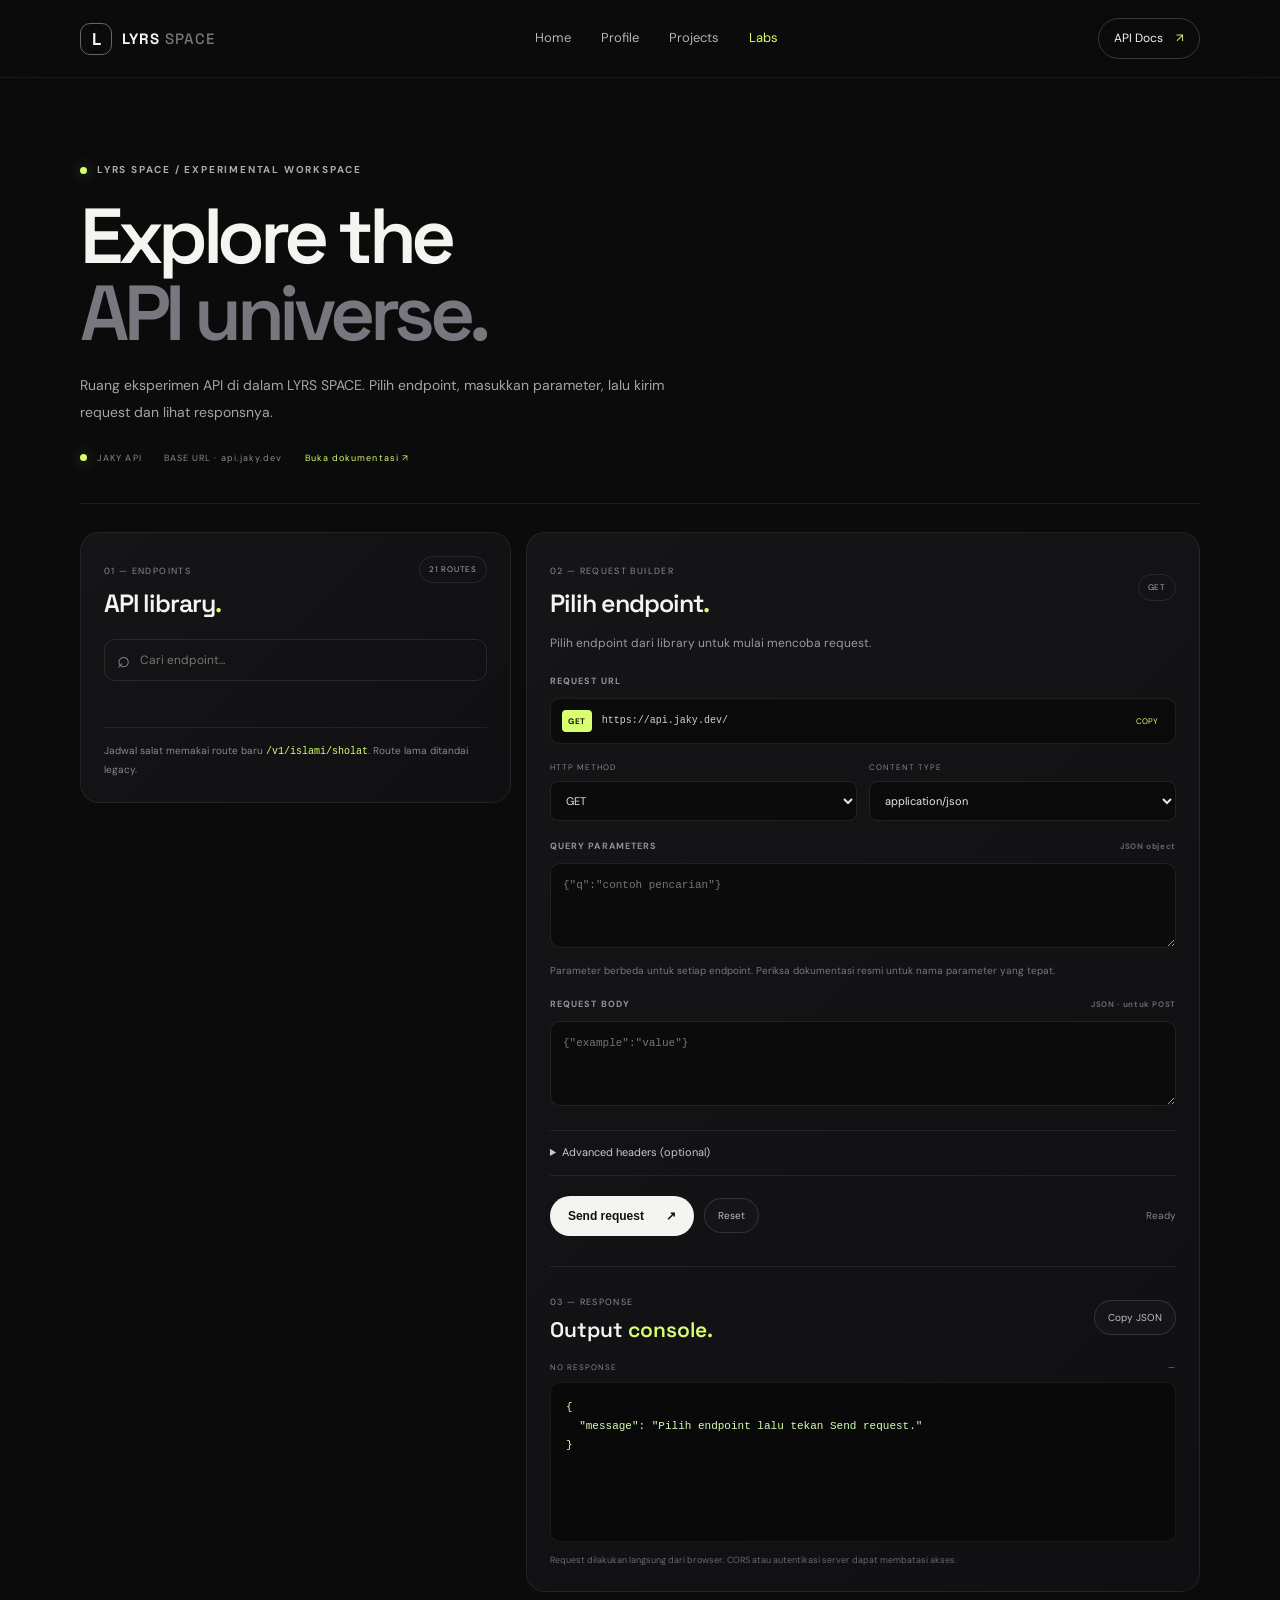
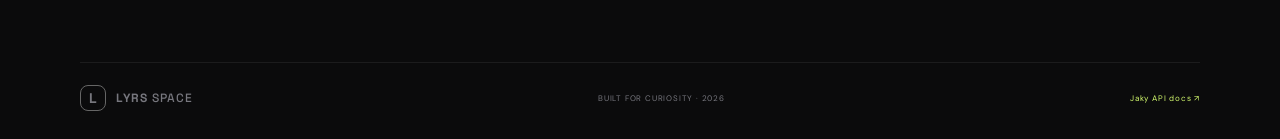
<file: labs.html>
<!doctype html>
<html lang="id">
<head>
<meta charset="utf-8"><meta name="viewport" content="width=device-width,initial-scale=1">
<meta name="theme-color" content="#0b0b0c"><meta name="description" content="LYRS LABS — API workspace inside LYRS SPACE">
<title>LYRS LABS — LYRS SPACE</title>
<link rel="preconnect" href="https://fonts.googleapis.com"><link rel="preconnect" href="https://fonts.gstatic.com" crossorigin>
<link href="https://fonts.googleapis.com/css2?family=DM+Sans:wght@400;500;600;700&family=Space+Grotesk:wght@400;500;600;700&display=swap" rel="stylesheet">
<link rel="stylesheet" href="style.css"><link rel="stylesheet" href="labs.css">
</head>
<body>
<header class="topbar"><a class="brand" href="index.html"><span class="brand-mark">L</span><span>LYRS <em>SPACE</em></span></a><button id="menuBtn" class="menu-btn" aria-label="Buka menu">☰</button><nav id="nav"><a href="index.html#home">Home</a><a href="index.html#profile">Profile</a><a href="index.html#projects">Projects</a><a class="active" href="labs.html">Labs</a></nav><a class="nav-cta" href="https://api.jaky.dev/playground" target="_blank" rel="noopener">API Docs <span>↗</span></a></header>
<main class="labs-main wrap">
<section class="labs-hero"><div class="eyebrow"><i></i> LYRS SPACE / EXPERIMENTAL WORKSPACE</div><h1>Explore the<br><span>API universe.</span></h1><p>Ruang eksperimen API di dalam LYRS SPACE. Pilih endpoint, masukkan parameter, lalu kirim request dan lihat responsnya.</p><div class="labs-meta"><span><i class="green"></i> JAKY API</span><span>BASE URL · api.jaky.dev</span><a href="https://api.jaky.dev/playground" target="_blank" rel="noopener">Buka dokumentasi ↗</a></div></section>
<section class="workspace">
<aside class="endpoint-panel card">
<div class="panel-head"><div><small>01 — ENDPOINTS</small><h2>API library<span>.</span></h2></div><span id="endpointCount" class="count">21 ROUTES</span></div>
<label class="searchbox"><span>⌕</span><input id="endpointSearch" type="search" placeholder="Cari endpoint..." autocomplete="off"></label>
<div id="categoryFilters" class="category-filters"></div>
<div id="endpointList" class="endpoint-list"></div>
<div class="legacy-note">Jadwal salat memakai route baru <code>/v1/islami/sholat</code>. Route lama ditandai legacy.</div>
</aside>
<section class="request-panel card">
<div class="panel-head request-title"><div><small>02 — REQUEST BUILDER</small><h2 id="selectedTitle">Pilih endpoint<span>.</span></h2></div><span class="method-badge">GET</span></div>
<div id="selectedDescription" class="selected-description">Pilih endpoint dari library untuk mulai mencoba request.</div>
<div class="field-label">REQUEST URL</div><div class="url-box"><span>GET</span><code id="requestUrl">https://api.jaky.dev/</code><button id="copyUrl" type="button">COPY</button></div>
<div class="form-grid">
<label><span>HTTP METHOD</span><select id="method"><option>GET</option><option>POST</option></select></label>
<label><span>CONTENT TYPE</span><select id="contentType"><option value="application/json">application/json</option><option value="application/x-www-form-urlencoded">application/x-www-form-urlencoded</option></select></label>
</div>
<div class="form-block"><label class="field-label" for="queryParams">QUERY PARAMETERS <small>JSON object</small></label><textarea id="queryParams" spellcheck="false" placeholder='{"q":"contoh pencarian"}'></textarea><p class="field-help">Parameter berbeda untuk setiap endpoint. Periksa dokumentasi resmi untuk nama parameter yang tepat.</p></div>
<div class="form-block"><label class="field-label" for="bodyParams">REQUEST BODY <small>JSON · untuk POST</small></label><textarea id="bodyParams" spellcheck="false" placeholder='{"example":"value"}'></textarea></div>
<details class="advanced"><summary>Advanced headers (optional)</summary><div class="form-grid"><label><span>HEADER NAME</span><input id="headerName" placeholder="Mis. x-api-key"></label><label><span>HEADER VALUE</span><input id="headerValue" type="password" placeholder="Masukkan key jika diperlukan"></label></div><p class="field-help">Header autentikasi tidak diasumsikan. Gunakan format yang ditentukan dokumentasi. Jangan masukkan rahasia di situs publik.</p></details>
<div class="request-actions"><button id="sendRequest" class="button light" type="button">Send request <b>↗</b></button><button id="clearRequest" class="secondary-btn" type="button">Reset</button><span id="requestStatus" role="status">Ready</span></div>
<div class="response-head"><div><small>03 — RESPONSE</small><h3>Output <span>console.</span></h3></div><button id="copyResponse" class="secondary-btn" type="button">Copy JSON</button></div>
<div class="response-meta"><span id="responseCode">NO RESPONSE</span><span id="responseTime">—</span></div><pre id="responseOutput" class="response-output">{
  "message": "Pilih endpoint lalu tekan Send request."
}</pre>
<div class="response-foot">Request dilakukan langsung dari browser. CORS atau autentikasi server dapat membatasi akses.</div>
</section>
</section>
<footer class="labs-footer"><a class="brand" href="index.html"><span class="brand-mark">L</span><span>LYRS <em>SPACE</em></span></a><span>BUILT FOR CURIOSITY · <span id="year"></span></span><a href="https://api.jaky.dev/playground" target="_blank" rel="noopener">Jaky API docs ↗</a></footer>
</main><script src="app.js"></script><script src="labs.js"></script></body></html>
</file>
<file: style.css>
*{box-sizing:border-box} :root{--bg:#0b0b0c;--panel:#121214;--panel2:#171719;--line:#29292d;--text:#f4f4f1;--muted:#929297;--lime:#d7ff70;--font:'DM Sans',sans-serif;--display:'Space Grotesk',sans-serif}html{scroll-behavior:smooth;scroll-padding-top:90px}body{margin:0;background:var(--bg);color:var(--text);font-family:var(--font);line-height:1.6}a{color:inherit;text-decoration:none}.wrap{width:min(1120px,calc(100% - 44px));margin-inline:auto}.topbar{height:78px;display:flex;align-items:center;justify-content:space-between;padding:0 max(22px,calc((100% - 1120px)/2));border-bottom:1px solid #ffffff10;position:sticky;top:0;background:#0b0b0ce8;backdrop-filter:blur(18px);z-index:20}.brand{display:flex;align-items:center;gap:10px;font:700 15px var(--display);letter-spacing:.08em}.brand em{font-style:normal;color:#77777e;font-weight:500}.brand-mark{display:grid;place-items:center;width:32px;height:32px;border:1px solid #666;border-radius:10px;font-size:17px;letter-spacing:0}.topbar nav{display:flex;gap:30px;color:#b2b2b8;font-size:13px}.topbar nav a:hover,.text-link:hover{color:var(--lime)}.nav-cta{font-size:12px;border:1px solid #38383d;padding:10px 15px;border-radius:30px}.nav-cta span{color:var(--lime);margin-left:10px}.menu-btn{display:none;background:none;color:white;border:0;font-size:23px}.hero{min-height:570px;display:grid;grid-template-columns:1.02fr .98fr;align-items:center;gap:25px;padding-block:65px 70px}.eyebrow,.heading small,.about>small{font-size:10px;letter-spacing:.18em;color:#aaaab0;font-weight:700}.eyebrow{display:flex;align-items:center;gap:10px}.eyebrow i,.green{width:7px;height:7px;border-radius:50%;background:var(--lime);display:inline-block;box-shadow:0 0 14px #d7ff7066}.hero h1{font:600 clamp(48px,6.3vw,79px)/1.03 var(--display);letter-spacing:-.065em;margin:24px 0}.hero h1 span,.heading h2 span,.about h2 span{color:#77777f}.lead{max-width:440px;color:#aaaab0;font-size:15px;line-height:1.9}.actions{display:flex;align-items:center;gap:25px;margin-top:28px}.button{display:inline-flex;align-items:center;gap:22px;border-radius:30px;padding:13px 18px;font-size:12px;font-weight:700;cursor:pointer}.light{background:var(--text);color:#111}.light:hover{background:var(--lime);transform:translateY(-2px)}.text-link{font-size:12px;color:#bcbcc1;transition:.2s}.signature{display:flex;align-items:center;gap:13px;margin-top:46px;color:#8c8c92;font-size:10px;line-height:1.7}.signature span{font-size:25px;color:var(--lime)}.signature p{margin:0}.signature b{color:#e4e4e7;font-weight:500}.universe{height:410px;position:relative;display:grid;place-items:center;overflow:hidden;background:radial-gradient(ellipse at center,#222226 0%,#111113 47%,#0b0b0c 75%);border:1px solid #ffffff0b;border-radius:48% 48% 45% 45% / 40% 40% 48% 48%}.orbit{position:absolute;border:1px solid #77777e45;border-radius:50%;width:340px;height:120px;transform:rotate(-32deg)}.o2{width:400px;height:175px;transform:rotate(52deg)}.o3{width:260px;height:310px;transform:rotate(58deg);border-color:#d7ff7020}.planet{width:180px;height:180px;border-radius:50%;background:radial-gradient(circle at 30% 24%,#eeeeea,#8f8f94 22%,#414146 52%,#171719 75%);box-shadow:inset -20px -20px 42px #000a,0 0 80px #b7b7b71a;position:relative;z-index:2;overflow:hidden}.planet:before{content:"";position:absolute;width:250px;height:42px;background:#ffffff12;transform:rotate(-30deg);top:52px;left:-35px;border-radius:50%}.planet span{position:absolute;width:190px;height:190px;border:1px solid #ffffff15;border-radius:50%;left:-20px;top:40px}.moon{position:absolute;width:30px;height:30px;border-radius:50%;background:linear-gradient(135deg,#f6f6ef,#77777e);top:105px;right:90px;box-shadow:0 0 25px #fff2}.star{position:absolute;color:var(--lime);font-style:normal}.s1{top:85px;left:90px}.s2{right:70px;bottom:95px;font-size:24px}.s3{left:100px;bottom:100px;font-size:30px}.art-top,.art-bottom{position:absolute;font-size:9px;letter-spacing:.16em;color:#77777f}.art-top{top:24px;left:28px}.art-bottom{bottom:25px;right:28px}.planet-caption{position:absolute;bottom:70px;left:36px;font-size:8px;letter-spacing:.2em;color:#77777f;line-height:1.6}.planet-caption b{color:#e8e8e4;font-size:10px}.ticker{overflow:hidden;border-block:1px solid #ffffff12;padding:13px 0;color:#77777f;font:600 10px var(--display);letter-spacing:.18em;white-space:nowrap}.ticker div{min-width:max-content;animation:slide 28s linear infinite}.ticker span{color:var(--lime);padding:0 30px}@keyframes slide{to{transform:translateX(-30%)}}.stats{display:grid;grid-template-columns:repeat(3,1fr);padding-block:28px;border-bottom:1px solid #ffffff12}.stats>div{display:grid;gap:6px;padding-left:28px;border-left:1px solid #ffffff14}.stats>div:first-child{padding-left:0;border:0}.stats small{font-size:9px;letter-spacing:.16em;color:#74747b}.stats b{font-size:12px;font-weight:500}.stats b span{color:#6e6e75;font-size:10px}.stats .green{margin-right:7px}.section{padding-top:90px}.heading{display:flex;align-items:end;justify-content:space-between;gap:25px;margin-bottom:28px}.heading h2,.about h2{font:600 clamp(32px,4vw,46px)/1.1 var(--display);letter-spacing:-.05em;margin:10px 0 0}.heading>p{max-width:310px;color:#88888f;font-size:12px;line-height:1.8;margin:0 0 4px}.card,.project{background:linear-gradient(135deg,#151517,#101012);border:1px solid #ffffff12;border-radius:19px}.profile{display:flex;align-items:center;gap:25px;padding:28px 30px}.avatar-wrap{position:relative;flex-shrink:0}.avatar-img{width:92px;height:92px;border-radius:27px;object-fit:cover;background:#252528;border:1px solid #ffffff22}.avatar-status{position:absolute;right:-3px;bottom:3px;width:13px;height:13px;border-radius:50%;background:var(--lime);border:3px solid #151517}.profile-info{flex:1;min-width:0}.name-line{display:flex;align-items:center;gap:10px}.name-line h3{font:600 24px var(--display);margin:0;letter-spacing:-.04em}.name-line span{color:var(--lime);font-size:13px}.handle{color:#8e8e95;font-size:11px;margin:2px 0 10px}.bio{font-size:13px;color:#c1c1c5;margin:0;max-width:570px}.tags{display:flex;gap:7px;flex-wrap:wrap;margin-top:15px}.tags span{font-size:10px;color:#c5c5ca;border:1px solid #ffffff16;border-radius:30px;padding:5px 10px}.profile-badge{align-self:stretch;border-left:1px solid #ffffff14;padding-left:24px;display:flex;flex-direction:column;justify-content:center;gap:5px;min-width:105px}.profile-badge span,.profile-badge small{font-size:8px;letter-spacing:.16em;color:#77777e}.profile-badge b{font:600 15px var(--display)}.hint{display:flex;gap:12px;align-items:flex-start;color:#85858c;font-size:11px;margin-top:13px;padding:0 4px}.hint>span{color:var(--lime);font-size:17px}.hint p{margin:0}.hint code{color:#ddd;border:1px solid #333;padding:2px 5px;border-radius:5px}.projects{display:grid;grid-template-columns:repeat(4,1fr);gap:13px}.project{padding:20px;min-height:285px;display:flex;flex-direction:column;transition:transform .25s,border-color .25s;overflow:hidden;position:relative}.project:hover{transform:translateY(-5px);border-color:#d7ff704d}.featured{background:radial-gradient(ellipse at 50% 40%,#292a27,#151517 70%)}.project-top{display:flex;justify-content:space-between;align-items:center;color:#77777e;font-size:9px;letter-spacing:.12em}.project-top b{font-size:17px;color:#aaa}.symbol{font:500 48px var(--display);margin:23px 0 13px;line-height:1;color:#e9e9e4}.symbol span{color:var(--lime)}.type{font-size:8px;letter-spacing:.18em;color:#929299}.project h3{font:600 19px var(--display);margin:5px 0}.project p{font-size:11px;line-height:1.8;color:#8f8f96;margin:0 0 20px}.project footer{display:flex;justify-content:space-between;margin-top:auto;padding-top:12px;border-top:1px solid #ffffff12;color:#c6c6cb;font-size:10px}.project footer span{color:var(--lime)}.coming{border-style:dashed;background:#101012}.soon{font-size:7px!important;letter-spacing:.1em;color:var(--lime)!important}.bottom-grid{display:grid;grid-template-columns:.95fr 1.05fr;gap:15px;padding-bottom:75px}.about,.music{padding:28px}.about h2{font-size:35px;margin:20px 0}.about p{color:#96969d;font-size:12px;line-height:1.9;max-width:390px;margin-bottom:25px}.music-top{display:flex;justify-content:space-between;gap:10px;align-items:center}.music-top small{font-size:9px;letter-spacing:.15em;color:#aaa}.music-top span{font-size:8px;color:var(--lime);letter-spacing:.1em}.music-row{display:flex;gap:19px;align-items:center;margin-top:24px}.album{width:115px;height:115px;border-radius:14px;display:grid;place-items:center;flex-shrink:0;font-size:38px;color:#e4e4df;background:radial-gradient(circle at 70% 30%,#444,#1c1c1f 55%,#0b0b0c);border:1px solid #ffffff18;position:relative;overflow:hidden}.album:before{content:"";position:absolute;width:150px;height:40px;border:1px solid #ffffff28;transform:rotate(-40deg);border-radius:50%}.album i{position:absolute;width:8px;height:8px;background:var(--lime);border-radius:50%;right:16px;top:17px}.music-info h3{font:600 20px var(--display);margin:4px 0}.music-info p{font-size:11px;color:#898990;margin:0 0 13px}.mini{padding:9px 13px;font-size:10px;gap:8px;border:0}.audio-name{font-size:9px;color:#85858b;margin-top:9px;word-break:break-all}.music audio{display:block;width:min(100%,310px);height:35px;margin-top:10px}.footer{display:flex;align-items:center;justify-content:space-between;border-top:1px solid #ffffff12;padding-block:23px;color:#6f6f76}.footer>small{font-size:8px;letter-spacing:.13em}.footer .brand{color:#ddd;font-size:12px}.footer .brand-mark{width:26px;height:26px;border-radius:8px;font-size:14px}@media(max-width:850px){.hero{grid-template-columns:1fr .8fr;gap:10px}.universe{height:340px}.planet{width:145px;height:145px}.orbit{width:270px}.o2{width:320px}.projects{grid-template-columns:repeat(2,1fr)}.profile-badge{display:none}}@media(max-width:620px){.wrap{width:calc(100% - 32px)}.topbar{height:66px;padding:0 16px}.menu-btn{display:block;order:3}.topbar nav{display:none;position:absolute;top:65px;left:0;right:0;background:#111113;border-bottom:1px solid #ffffff18;padding:18px 22px;flex-direction:column;gap:18px}.topbar nav.open{display:flex}.nav-cta{display:none}.hero{grid-template-columns:1fr;padding-block:55px 35px;gap:25px}.hero h1{font-size:clamp(51px,13vw,70px)}.lead{font-size:13px}.signature{margin-top:30px}.universe{height:310px;width:100%;max-width:420px;margin:auto}.planet{width:140px;height:140px}.moon{right:55px;top:75px}.stats{gap:12px;padding-block:22px}.stats>div{padding-left:12px}.stats small{font-size:7px}.stats b{font-size:10px}.stats b span{display:block}.section{padding-top:65px}.heading{display:block}.heading>p{margin-top:12px}.heading h2{font-size:36px}.profile{padding:20px;gap:15px;align-items:flex-start}.avatar-img{width:66px;height:66px;border-radius:20px}.name-line h3{font-size:20px}.handle{font-size:10px}.bio{font-size:11px}.tags{margin-top:10px}.tags span{font-size:9px}.projects{gap:10px}.project{padding:15px;min-height:260px}.project h3{font-size:17px}.project p{font-size:10px}.symbol{font-size:40px;margin:20px 0 10px}.bottom-grid{grid-template-columns:1fr;padding-bottom:50px}.about,.music{padding:22px}.about h2{font-size:32px}.music-row{align-items:flex-start;gap:14px}.album{width:84px;height:84px;font-size:30px}.music-info h3{font-size:17px}.footer{flex-wrap:wrap;gap:13px}.footer>small:last-child{width:100%}}
</file>
<file: labs.css>
body{background:var(--bg)}.labs-main{padding-top:54px}.labs-hero{padding:30px 0 38px;border-bottom:1px solid #ffffff12}.labs-hero h1{font:600 clamp(48px,7vw,78px)/.99 var(--display);letter-spacing:-.07em;margin:20px 0}.labs-hero h1 span{color:#77777f}.labs-hero>p{max-width:590px;color:#a3a3aa;font-size:14px;line-height:1.9}.labs-meta{display:flex;gap:22px;align-items:center;flex-wrap:wrap;margin-top:25px;font-size:9px;letter-spacing:.12em;color:#8a8a91}.labs-meta a{color:var(--lime)}.labs-meta .green{margin-right:7px}.workspace{display:grid;grid-template-columns:minmax(260px,.78fr) minmax(0,1.22fr);gap:15px;padding:28px 0 70px;align-items:start}.endpoint-panel,.request-panel{padding:23px;min-width:0}.panel-head{display:flex;justify-content:space-between;align-items:flex-start;gap:12px}.panel-head small,.response-head small{font-size:9px;letter-spacing:.15em;color:#8b8b92}.panel-head h2{font:600 25px var(--display);letter-spacing:-.04em;margin:5px 0 0}.panel-head h2 span,.response-head h3 span{color:var(--lime)}.count,.method-badge{font-size:8px;letter-spacing:.1em;border:1px solid #ffffff18;border-radius:30px;padding:6px 9px;color:#aaaab0;white-space:nowrap}.searchbox{display:flex;align-items:center;gap:10px;border:1px solid #ffffff18;border-radius:11px;padding:0 12px;margin:20px 0 13px;color:#8b8b91}.searchbox span{font-size:22px}.searchbox input{width:100%;border:0!important;background:transparent!important;padding:12px 0!important;color:var(--text);outline:none;font:12px var(--font)}.category-filters{display:flex;flex-wrap:wrap;gap:6px;margin-bottom:16px}.filter-btn{border:1px solid #ffffff16;background:#151517;color:#a3a3aa;border-radius:30px;padding:7px 10px;font:10px var(--font);cursor:pointer}.filter-btn.active,.filter-btn:hover{color:#111;background:var(--lime);border-color:var(--lime)}.endpoint-list{display:grid;gap:6px;max-height:680px;overflow:auto;padding-right:3px}.endpoint-item{width:100%;text-align:left;display:block;padding:12px;border:1px solid transparent;border-radius:10px;background:#101012;color:var(--text);cursor:pointer}.endpoint-item:hover,.endpoint-item.active{border-color:#d7ff7050;background:#191a16}.endpoint-item .endpoint-category{display:block;font-size:8px;color:var(--lime);letter-spacing:.12em;margin-bottom:5px}.endpoint-item code{display:block;font-size:11px;color:#e4e4e7;overflow-wrap:anywhere}.endpoint-item small{display:block;color:#818188;font-size:10px;margin-top:5px}.legacy-note{font-size:10px;line-height:1.8;color:#898990;border-top:1px solid #ffffff12;margin-top:17px;padding-top:14px}.legacy-note code{color:#d7ff70}.request-title{align-items:center}.selected-description{font-size:12px;color:#9999a0;line-height:1.8;margin:14px 0 20px}.field-label{display:flex;align-items:center;justify-content:space-between;font-size:9px;letter-spacing:.12em;color:#929299;font-weight:700;margin-bottom:9px}.field-label small{font-size:8px;color:#65656c;letter-spacing:.08em}.url-box{display:flex;align-items:center;gap:10px;background:#0b0b0c;border:1px solid #ffffff15;border-radius:10px;padding:11px;margin-bottom:17px;min-width:0}.url-box>span{font-size:8px;letter-spacing:.08em;color:#111;background:var(--lime);border-radius:4px;padding:5px 6px;font-weight:700}.url-box code{font-size:10px;color:#d0d0d4;overflow-wrap:anywhere;flex:1;min-width:0}.url-box button{font:8px var(--font);color:var(--lime);background:none;border:0;cursor:pointer}.form-grid{display:grid;grid-template-columns:1fr 1fr;gap:12px}.form-grid label{display:grid;gap:7px}.form-grid label>span{font-size:8px;letter-spacing:.12em;color:#85858c}.form-grid select,.form-grid input{width:100%;min-width:0;background:#0b0b0c;color:#e7e7e9;border:1px solid #ffffff18;border-radius:8px;padding:11px;font:11px var(--font)}.form-block{margin-top:18px}.form-block textarea{width:100%;min-height:85px;resize:vertical;background:#0b0b0c;border:1px solid #ffffff18;border-radius:10px;color:#d9d9de;padding:12px;font:11px/1.7 ui-monospace,SFMono-Regular,Consolas,monospace;outline:none}.form-block textarea:focus,.form-grid input:focus,.form-grid select:focus{border-color:#d7ff7060}.field-help{font-size:10px;line-height:1.7;color:#77777e;margin:7px 0 0}.advanced{margin-top:17px;border-block:1px solid #ffffff12;padding:13px 0}.advanced summary{cursor:pointer;font-size:11px;color:#c7c7cc}.advanced .form-grid{margin-top:14px}.request-actions{display:flex;align-items:center;gap:10px;flex-wrap:wrap;margin-top:20px}.request-actions .button{border:0}.secondary-btn{border:1px solid #ffffff20;background:#151517;color:#bdbdc3;border-radius:30px;padding:10px 13px;font:10px var(--font);cursor:pointer}.secondary-btn:hover{border-color:#d7ff7060;color:var(--lime)}#requestStatus{font-size:10px;color:#85858c;margin-left:auto}.response-head{display:flex;justify-content:space-between;align-items:center;gap:10px;margin-top:30px;padding-top:20px;border-top:1px solid #ffffff12}.response-head h3{font:600 21px var(--display);margin:4px 0}.response-meta{display:flex;justify-content:space-between;margin-top:14px;color:#85858c;font-size:8px;letter-spacing:.12em}.response-output{margin:8px 0 0;min-height:160px;max-height:430px;overflow:auto;white-space:pre-wrap;overflow-wrap:anywhere;background:#09090a;border:1px solid #ffffff12;border-radius:10px;padding:15px;color:#d7ffb0;font:11px/1.7 ui-monospace,SFMono-Regular,Consolas,monospace}.response-foot{font-size:9px;color:#686870;line-height:1.8;margin-top:10px}.labs-footer{border-top:1px solid #ffffff12;padding:22px 0 28px;display:flex;align-items:center;justify-content:space-between;gap:15px;flex-wrap:wrap;color:#77777e;font-size:8px;letter-spacing:.1em}.labs-footer .brand{font-size:12px}.labs-footer .brand-mark{width:26px;height:26px;border-radius:8px;font-size:14px}.labs-footer>a:last-child{color:var(--lime)}.topbar nav a.active{color:var(--lime)}@media(max-width:850px){.workspace{grid-template-columns:1fr}.endpoint-list{max-height:400px;grid-template-columns:repeat(2,minmax(0,1fr))}}@media(max-width:620px){.labs-main{padding-top:32px}.labs-hero{padding-top:20px}.labs-hero h1{font-size:clamp(48px,14vw,68px)}.labs-hero>p{font-size:12px}.workspace{padding-top:18px;gap:12px}.endpoint-panel,.request-panel{padding:17px}.endpoint-list{grid-template-columns:1fr;max-height:360px}.form-grid{grid-template-columns:1fr}.url-box{align-items:flex-start}.url-box code{font-size:9px}.request-actions .button{padding:11px 13px}.labs-footer{align-items:flex-start;flex-direction:column}}
</file>
